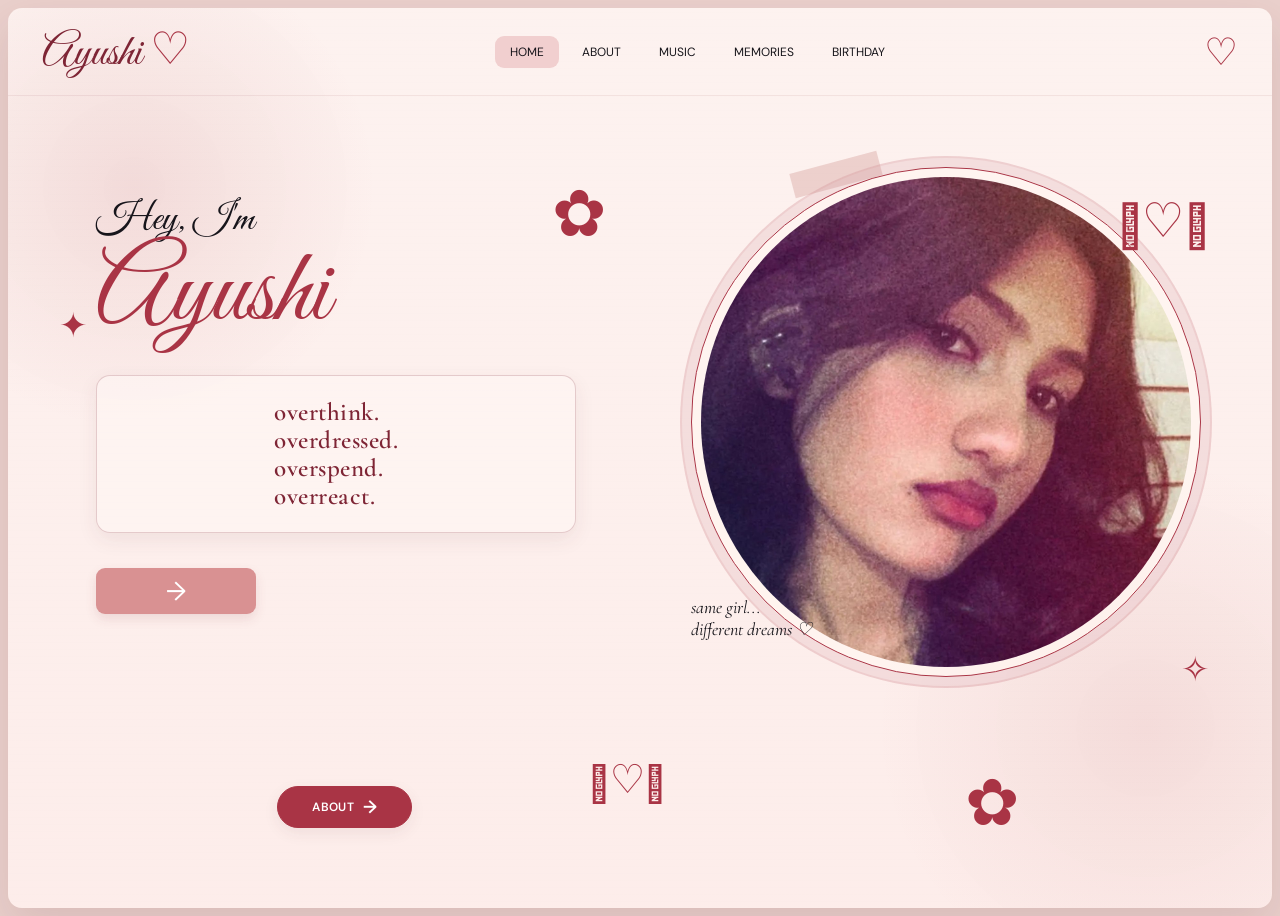
<file: index.html>
<!DOCTYPE html>
<html lang="en">
<head>
  <meta charset="UTF-8">
  <meta name="viewport" content="width=device-width, initial-scale=1.0">
  <title>Ayushi ♡</title>
  <link rel="preconnect" href="https://fonts.googleapis.com">
  <link rel="preconnect" href="https://fonts.gstatic.com" crossorigin>
  <link href="https://fonts.googleapis.com/css2?family=Cormorant+Garamond:wght@500;600;700&family=DM+Sans:wght@400;500;600;700&family=Great+Vibes&display=swap" rel="stylesheet">
  <link rel="stylesheet" href="css/global.css">
  <link rel="stylesheet" href="css/navbar.css">
  <link rel="stylesheet" href="css/home.css">
</head>
<body>
  <div class="page-shell">
    <nav class="navbar">
      <a class="brand" href="index.html">Ayushi <span>♡</span></a>
      <div class="nav-links">
        <a class="active" href="index.html">HOME</a>
        <a href="about.html">ABOUT</a>
        <a href="music.html">MUSIC</a>
        <a href="memories.html">MEMORIES</a>
        <a href="birthday.html">BIRTHDAY</a>
      </div>
      <span class="nav-heart">♡</span>
    </nav>

    <main class="home">
      <section class="hero-copy">
        <p class="script-small">Hey, I'm</p>
        <h1>Ayushi</h1>
        <div class="quote-card personality-lines">
          <p>overthink.<br>overdressed.<br>overspend.<br>overreact.</p>
        </div>
        <a class="arrow-button" href="about.html" aria-label="Go to About Her">→</a>
      </section>

      <section class="hero-photo-frame">
        <div class="tape tape-a"></div>
        <div class="circle-photo">
          <img src="assets/images/ayushi-main.jpg" alt="Ayushi">
        </div>
        <p class="scribble bottom-note">same girl...<br>different dreams ♡</p>
      </section>

      <div class="deco butterfly one">𓆩♡𓆪</div>
      <div class="deco butterfly two">𓆩♡𓆪</div>
      <div class="deco star one">✦</div>
      <div class="deco star two">✧</div>
      <div class="deco flower one">✿</div>
      <div class="deco flower two">✿</div>
    <div class="page-nav">
  <a class="next" href="about.html"><span>ABOUT</span><span class="arrow">→</span></a>
</div>
    </main>
  </div>
  <script src="js/main.js"></script>
</body>
</html>
</file>
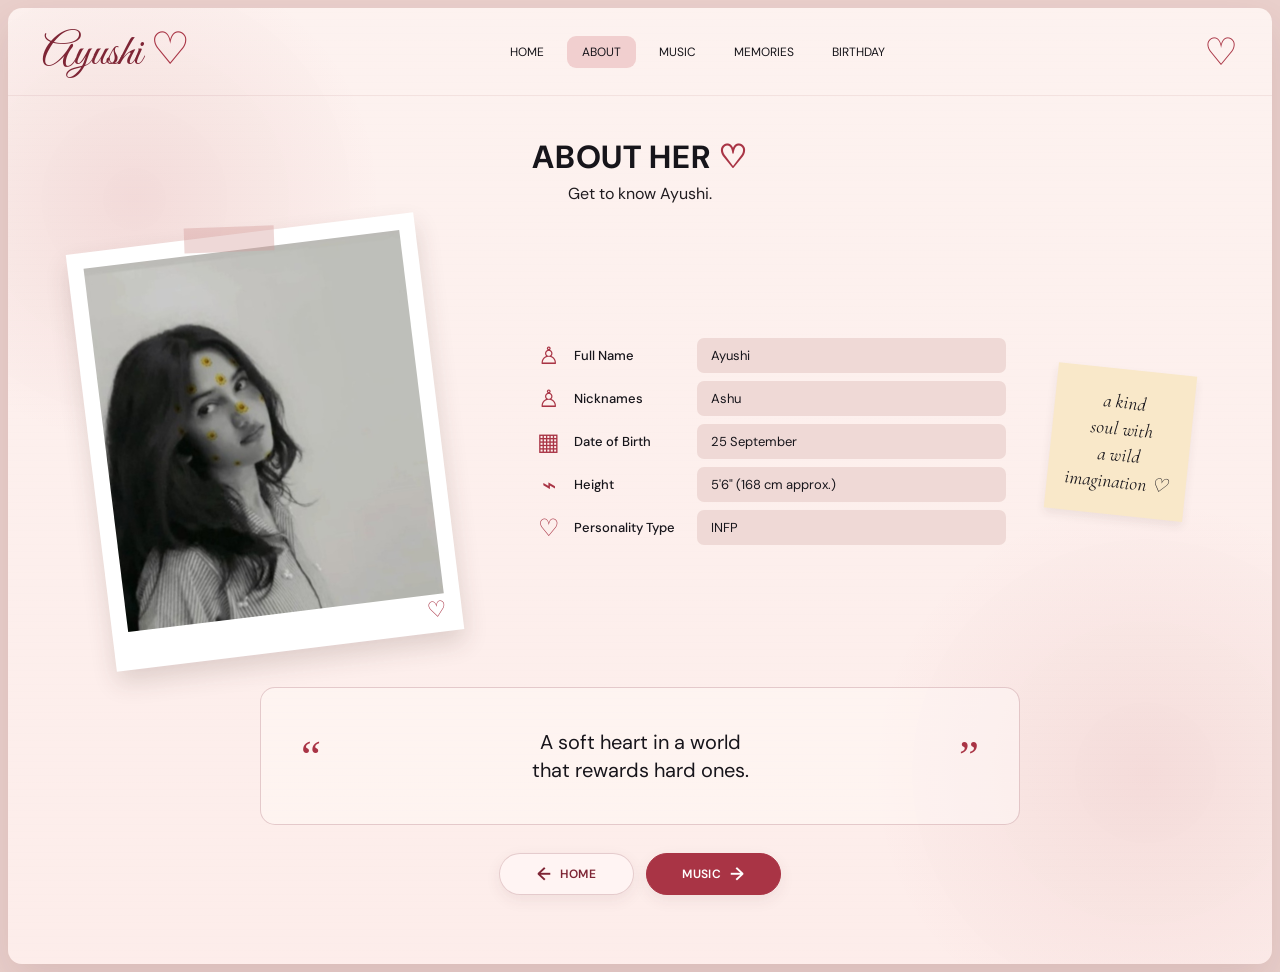
<file: about.html>
<!DOCTYPE html>
<html lang="en">
<head>
  <meta charset="UTF-8">
  <meta name="viewport" content="width=device-width, initial-scale=1.0">
  <title>About Ayushi ♡</title>
  <link rel="preconnect" href="https://fonts.googleapis.com">
  <link rel="preconnect" href="https://fonts.gstatic.com" crossorigin>
  <link href="https://fonts.googleapis.com/css2?family=Cormorant+Garamond:wght@500;600;700&family=DM+Sans:wght@400;500;600;700&family=Great+Vibes&display=swap" rel="stylesheet">
  <link rel="stylesheet" href="css/global.css">
  <link rel="stylesheet" href="css/navbar.css">
  <link rel="stylesheet" href="css/about.css">
</head>
<body>
  <div class="page-shell">
    <nav class="navbar">
      <a class="brand" href="index.html">Ayushi <span>♡</span></a>
      <div class="nav-links">
        <a href="index.html">HOME</a>
        <a class="active" href="about.html">ABOUT</a>
        <a href="music.html">MUSIC</a>
        <a href="memories.html">MEMORIES</a>
        <a href="birthday.html">BIRTHDAY</a>
      </div>
      <span class="nav-heart">♡</span>
    </nav>

    <main class="content-page about-page">
      <header class="section-heading">
        <h1>ABOUT HER <span>♡</span></h1>
        <p>Get to know Ayushi.</p>
      </header>

      <section class="about-grid">
        <div class="polaroid tilted">
          <div class="tape"></div>
          <img src="assets/images/ayushi-polaroid.jpg" alt="Ayushi">
          <span>♡</span>
        </div>

        <div class="details">
          <div class="detail-row"><span class="icon">♙</span><b>Full Name</b><span>Ayushi</span></div>
          <div class="detail-row"><span class="icon">♙</span><b>Nicknames</b><span>Ashu</span></div>
          <div class="detail-row"><span class="icon">▦</span><b>Date of Birth</b><span>25 September</span></div>
          <div class="detail-row"><span class="icon">⌁</span><b>Height</b><span>5'6" (168 cm approx.)</span></div>
          <div class="detail-row"><span class="icon">♡</span><b>Personality Type</b><span>INFP</span></div>
        </div>

        <aside class="about-note">a kind<br>soul with<br>a wild<br>imagination ♡</aside>
      </section>

      <div class="large-quote">
        <span>“</span>
        <p>A soft heart in a world<br>that rewards hard ones.</p>
        <span>”</span>
      </div>
    <div class="page-nav">
  <a href="index.html"><span class="arrow">←</span><span>HOME</span></a>
  <a class="next" href="music.html"><span>MUSIC</span><span class="arrow">→</span></a>
</div>
    </main>
  </div>
</body>
</html>
</file>
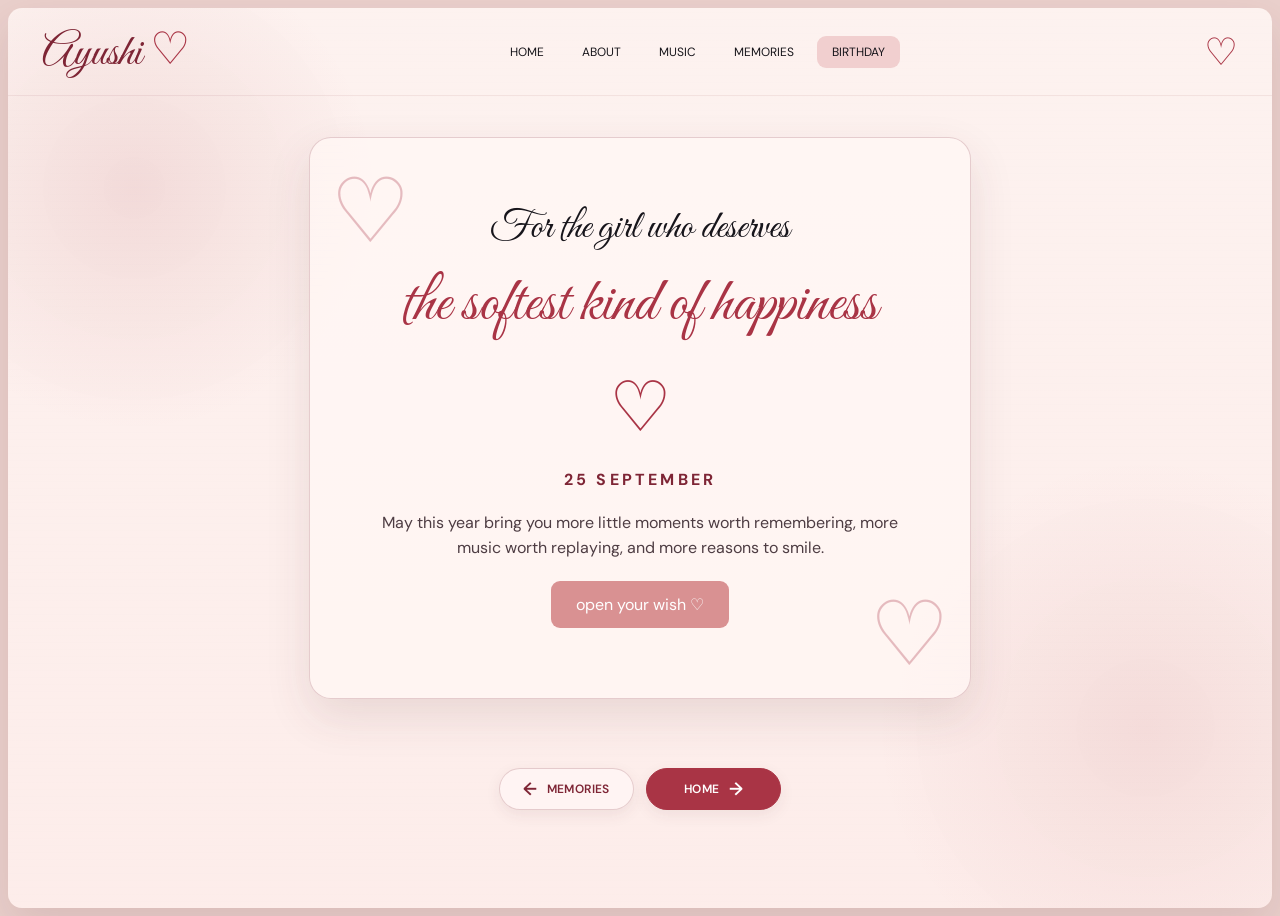
<file: birthday.html>
<!DOCTYPE html>
<html lang="en">
<head>
  <meta charset="UTF-8">
  <meta name="viewport" content="width=device-width, initial-scale=1.0">
  <title>Birthday ♡</title>
  <link rel="preconnect" href="https://fonts.googleapis.com">
  <link rel="preconnect" href="https://fonts.gstatic.com" crossorigin>
  <link href="https://fonts.googleapis.com/css2?family=Cormorant+Garamond:wght@500;600;700&family=DM+Sans:wght@400;500;600;700&family=Great+Vibes&display=swap" rel="stylesheet">
  <link rel="stylesheet" href="css/global.css">
  <link rel="stylesheet" href="css/navbar.css">
  <link rel="stylesheet" href="css/birthday.css">
</head>
<body>
  <div class="page-shell">
    <nav class="navbar">
      <a class="brand" href="index.html">Ayushi <span>♡</span></a>
      <div class="nav-links">
        <a href="index.html">HOME</a>
        <a href="about.html">ABOUT</a>
        <a href="music.html">MUSIC</a>
        <a href="memories.html">MEMORIES</a>
        <a class="active" href="birthday.html">BIRTHDAY</a>
      </div>
      <span class="nav-heart">♡</span>
    </nav>

    <main class="birthday-page">
      <div class="birthday-card">
        <p class="script-small">For the girl who deserves</p>
        <h1>the softest kind of happiness</h1>
        <div class="cake">♡</div>
        <p class="birthday-date">25 SEPTEMBER</p>
        <p class="birthday-message">May this year bring you more little moments worth remembering, more music worth replaying, and more reasons to smile.</p>
        <button id="wishButton" class="wish-button">open your wish ♡</button>
        <p id="hiddenWish" class="hidden-wish">Happy Birthday, Ayushi. ♡</p>
      </div>
    <div class="page-nav">
  <a href="memories.html"><span class="arrow">←</span><span>MEMORIES</span></a>
  <a class="next" href="index.html"><span>HOME</span><span class="arrow">→</span></a>
</div>
    </main>
  </div>
  <script src="js/main.js"></script>
  <script src="js/birthday.js"></script>
</body>
</html>
</file>
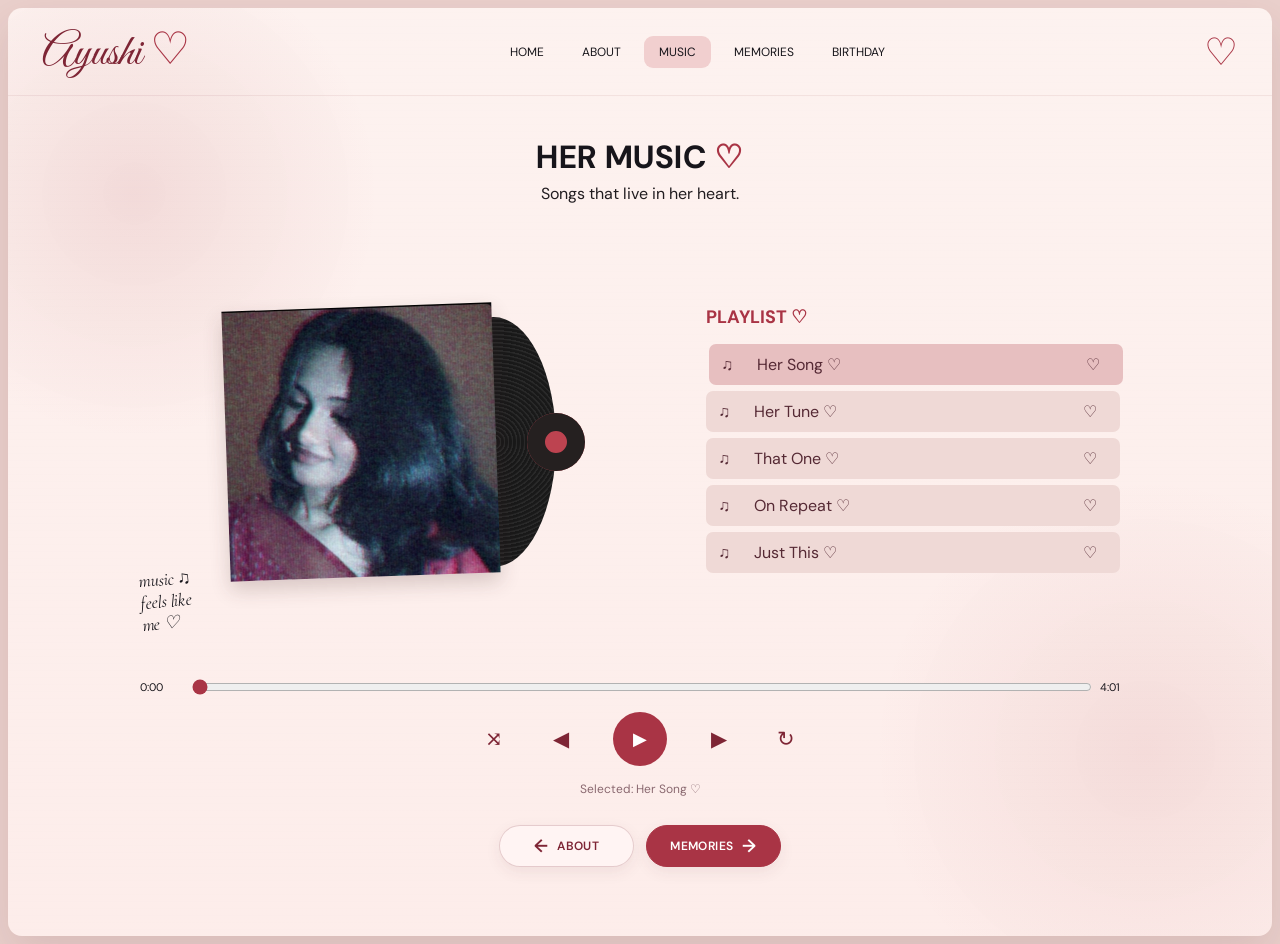
<file: music.html>
<!DOCTYPE html>
<html lang="en">
<head>
  <meta charset="UTF-8">
  <meta name="viewport" content="width=device-width, initial-scale=1.0">
  <title>Her Music ♡</title>
  <link rel="preconnect" href="https://fonts.googleapis.com">
  <link rel="preconnect" href="https://fonts.gstatic.com" crossorigin>
  <link href="https://fonts.googleapis.com/css2?family=Cormorant+Garamond:wght@500;600;700&family=DM+Sans:wght@400;500;600;700&family=Great+Vibes&display=swap" rel="stylesheet">
  <link rel="stylesheet" href="css/global.css">
  <link rel="stylesheet" href="css/navbar.css">
  <link rel="stylesheet" href="css/music.css">
</head>
<body>
  <div class="page-shell">
    <nav class="navbar">
      <a class="brand" href="index.html">Ayushi <span>♡</span></a>
      <div class="nav-links">
        <a href="index.html">HOME</a>
        <a href="about.html">ABOUT</a>
        <a class="active" href="music.html">MUSIC</a>
        <a href="memories.html">MEMORIES</a>
        <a href="birthday.html">BIRTHDAY</a>
      </div>
      <span class="nav-heart">♡</span>
    </nav>

    <main class="content-page music-page">
      <header class="section-heading">
        <h1>HER MUSIC <span>♡</span></h1>
        <p>Songs that live in her heart.</p>
      </header>

      <section class="player-layout">
        <div class="record-area">
          <div class="album-wrap">
            <img id="albumCover" src="assets/images/music-cover.jpg" alt="Music cover">
            <div class="record"></div>
          </div>
          <p class="music-note">music ♫<br>feels like<br>me ♡</p>
        </div>

        <div class="playlist-panel">
          <h2>PLAYLIST <span>♡</span></h2>
          <div id="playlist" class="playlist">
            <button class="track active" data-index="0"><span>♫</span><span>Her Song ♡</span><span>♡</span></button>
            <button class="track" data-index="1"><span>♫</span><span>Her Tune ♡</span><span>♡</span></button>
            <button class="track" data-index="2"><span>♫</span><span>That One ♡</span><span>♡</span></button>
            <button class="track" data-index="3"><span>♫</span><span>On Repeat ♡</span><span>♡</span></button>
            <button class="track" data-index="4"><span>♫</span><span>Just This ♡</span><span>♡</span></button>
          </div>
        </div>
      </section>

      <section class="player-controls">
        <div class="progress-wrap">
          <span id="currentTime">0:00</span>
          <input id="progress" type="range" min="0" max="100" value="0" aria-label="Song progress">
          <span id="duration">0:00</span>
        </div>
        <div class="controls">
          <button id="shuffle" aria-label="Shuffle">⤨</button>
          <button id="prev" aria-label="Previous">◀</button>
          <button id="play" class="play-btn" aria-label="Play">▶</button>
          <button id="next" aria-label="Next">▶</button>
          <button id="repeat" aria-label="Repeat">↻</button>
        </div>
        <p id="playerStatus" class="player-status">Add your 5 MP3 files to assets/music/ to start listening.</p>
      </section>
    <div class="page-nav">
  <a href="about.html"><span class="arrow">←</span><span>ABOUT</span></a>
  <a class="next" href="memories.html"><span>MEMORIES</span><span class="arrow">→</span></a>
</div>
    </main>
  </div>

  <audio id="audio" preload="metadata"></audio>
  <script src="js/main.js"></script>
  <script src="js/music.js"></script>
</body>
</html>
</file>
<file: css/global.css>
*{box-sizing:border-box}
:root{
  --paper:#faece9;--paper2:#f6dedb;--rose:#a93445;--rose-dark:#7e2535;
  --ink:#17151b;--muted:#6c5960;--line:rgba(126,37,53,.18);
  --shadow:0 18px 45px rgba(94,42,50,.12);
}
html{scroll-behavior:smooth}
body{margin:0;min-height:100vh;background:#ead0cc;color:var(--ink);font-family:"DM Sans",sans-serif}
body:before{content:"";position:fixed;inset:0;pointer-events:none;opacity:.28;background-image:radial-gradient(rgba(130,65,65,.25) .7px,transparent .7px);background-size:8px 8px}
button,a{font:inherit}
button{cursor:pointer}
a{text-decoration:none;color:inherit}
.page-shell{position:relative;min-height:100vh;margin:8px;border-radius:14px;overflow:hidden;background:
linear-gradient(rgba(255,247,244,.87),rgba(255,241,238,.87)),
repeating-linear-gradient(0deg,transparent 0 5px,rgba(130,80,80,.025) 6px 7px);
box-shadow:var(--shadow)}
.page-shell:after{content:"";position:absolute;inset:0;pointer-events:none;background:
radial-gradient(circle at 10% 20%,rgba(169,52,69,.12),transparent 18%),
radial-gradient(circle at 90% 80%,rgba(169,52,69,.10),transparent 20%)}
.content-page,.home,.birthday-page{position:relative;z-index:1;max-width:1420px;margin:auto;padding:28px 48px 55px}
.section-heading{text-align:center;margin:12px 0 28px}
.section-heading h1{margin:0;font-size:32px;letter-spacing:.02em}
.section-heading h1 span{color:var(--rose)}
.section-heading p{margin:5px 0;color:#211c20}
.script-small{font-family:"Great Vibes",cursive;font-size:40px;line-height:1;margin:0}
.scribble{font-family:"Cormorant Garamond",serif;font-style:italic}
.tape{position:absolute;width:90px;height:25px;background:rgba(210,152,151,.38);transform:rotate(-8deg);z-index:3}
@media(max-width:800px){
  .content-page,.home,.birthday-page{padding:20px 18px 40px}
  .page-shell{margin:4px}
}
</file>
<file: css/navbar.css>
.navbar{position:relative;z-index:5;height:88px;display:flex;align-items:center;gap:25px;padding:8px 34px;border-bottom:1px solid rgba(126,37,53,.08)}
.brand{font-family:"Great Vibes",cursive;color:var(--rose-dark);font-size:45px;line-height:1;white-space:nowrap}
.brand span,.nav-heart{color:var(--rose);font-family:serif}
.nav-links{display:flex;align-items:center;justify-content:center;gap:8px;flex:1}
.nav-links a{font-size:12px;padding:8px 15px;border-radius:9px;transition:.2s}
.nav-links a:hover,.nav-links a.active{background:#f1cfcf}
.nav-heart{font-size:38px}
@media(max-width:800px){
 .navbar{height:auto;min-height:76px;padding:12px 14px;gap:10px;flex-wrap:wrap}
 .brand{font-size:36px}.nav-heart{display:none}.nav-links{order:3;width:100%;overflow-x:auto;justify-content:flex-start}
 .nav-links a{font-size:10px;padding:7px 10px;white-space:nowrap}
}

/* Page-to-page navigation */
.page-nav{
  position:relative;
  z-index:4;
  display:flex;
  justify-content:center;
  align-items:center;
  gap:12px;
  margin:18px auto 4px;
  padding:10px 14px;
}
.page-nav a{
  display:flex;
  align-items:center;
  justify-content:center;
  gap:9px;
  min-width:135px;
  padding:12px 20px;
  border:1px solid rgba(126,37,53,.20);
  border-radius:999px;
  background:rgba(255,247,245,.78);
  color:#7e2535;
  font-size:12px;
  font-weight:600;
  letter-spacing:.03em;
  box-shadow:0 5px 15px rgba(90,40,50,.08);
  transition:transform .2s ease, background .2s ease, box-shadow .2s ease;
}
.page-nav a:hover{
  transform:translateY(-2px);
  background:#f1cfcf;
  box-shadow:0 8px 18px rgba(90,40,50,.12);
}
.page-nav .next{
  background:#a93445;
  color:#fff;
  border-color:#a93445;
}
.page-nav .next:hover{background:#8f2d3d}
.page-nav .arrow{font-size:18px;line-height:0}
@media(max-width:520px){
  .page-nav{gap:8px;padding:8px 4px}
  .page-nav a{min-width:0;flex:1;padding:11px 10px;font-size:10px}
}
</file>
<file: css/home.css>
.home{min-height:calc(100vh - 96px);display:grid;grid-template-columns:1.02fr .98fr;align-items:center;gap:35px;overflow:hidden}
.hero-copy{padding:10px 5% 40px 7%;position:relative}
.hero-copy h1{font-family:"Great Vibes",cursive;color:var(--rose);font-size:105px;font-weight:400;line-height:.95;margin:6px 0 30px}
.quote-card{position:relative;display:flex;align-items:center;justify-content:center;gap:10px;max-width:480px;padding:24px 30px;border:1px solid rgba(126,37,53,.2);border-radius:14px;background:rgba(255,247,245,.58);box-shadow:0 7px 20px rgba(90,40,50,.08)}
.quote-card p{font-size:20px;line-height:1.35;margin:0;text-align:center}
.quote-mark{font-family:Georgia;font-size:45px;color:var(--rose)}
.quote-mark.end{align-self:flex-end}
.arrow-button{display:grid;place-items:center;width:160px;height:46px;margin:35px 0 0;background:#d99192;color:white;border-radius:9px;font-size:26px;box-shadow:0 5px 12px rgba(130,45,60,.12)}
.hero-photo-frame{position:relative;display:grid;place-items:center;min-height:590px}
.circle-photo{width:min(510px,42vw);height:min(510px,42vw);border-radius:50%;padding:9px;background:rgba(255,245,242,.72);border:1px solid var(--rose);box-shadow:0 0 0 9px rgba(255,255,255,.3),0 0 0 11px rgba(169,52,69,.18);overflow:hidden}
.circle-photo img{width:100%;height:100%;object-fit:cover;border-radius:50%}
.tape-a{top:6%;left:22%;transform:rotate(-15deg)}
.bottom-note{position:absolute;bottom:10%;left:4%;font-size:18px}
.deco{position:absolute;color:var(--rose);font-family:"Cormorant Garamond",serif}
.butterfly{font-size:48px}.butterfly.one{top:12%;right:5%}.butterfly.two{bottom:12%;left:46%;font-size:40px}
.star{font-size:34px}.star.one{top:26%;left:4%}.star.two{bottom:26%;right:5%}
.flower{font-size:65px}.flower.one{bottom:7%;right:20%}.flower.two{top:10%;left:43%}
@media(max-width:900px){
 .home{grid-template-columns:1fr;text-align:center}.hero-copy{padding:25px 5%;order:2}.hero-photo-frame{min-height:auto;order:1}.circle-photo{width:min(480px,75vw);height:min(480px,75vw)}
 .quote-card{margin:auto}.arrow-button{margin:25px auto}.bottom-note{display:none}
}
@media(max-width:520px){.hero-copy h1{font-size:76px}.quote-card p{font-size:16px}.flower{display:none}}

.personality-lines{justify-content:center;padding:22px 38px}
.personality-lines p{
  margin:0;
  text-align:left;
  font-family:"Cormorant Garamond",serif;
  font-size:25px;
  line-height:1.12;
  font-weight:600;
  letter-spacing:.02em;
  color:#7e2535;
}
@media(max-width:520px){
  .personality-lines p{font-size:21px}
}
</file>
<file: css/about.css>
.about-page{min-height:calc(100vh - 96px)}
.about-grid{display:grid;grid-template-columns:1fr 1.2fr .35fr;align-items:center;gap:45px;max-width:1100px;margin:25px auto 35px}
.polaroid{position:relative;background:#fff;padding:16px 16px 38px;box-shadow:0 12px 25px rgba(70,40,40,.16);transform:rotate(-7deg);width:min(350px,100%)}
.polaroid img{display:block;width:100%;aspect-ratio:1/1.15;object-fit:cover}
.polaroid span{position:absolute;bottom:8px;right:15px;color:var(--rose);font-size:22px}
.polaroid .tape{top:-8px;left:34%;transform:rotate(5deg)}
.details{display:flex;flex-direction:column;gap:8px}
.detail-row{display:grid;grid-template-columns:35px 115px 1fr;align-items:center;gap:8px}
.detail-row .icon{color:var(--rose);font-size:24px;text-align:center}
.detail-row b{font-size:13px;font-weight:500}
.detail-row>span:last-child{background:#efd9d6;padding:9px 14px;border-radius:7px;font-size:13px}
.about-note{font-family:"Cormorant Garamond",serif;font-style:italic;font-size:19px;line-height:1.4;text-align:center;transform:rotate(6deg);background:#f9e8c9;padding:20px 12px;box-shadow:0 5px 10px rgba(70,40,40,.08)}
.large-quote{max-width:760px;margin:auto;border:1px solid rgba(126,37,53,.2);border-radius:15px;padding:20px 40px;display:flex;justify-content:space-between;align-items:center;background:rgba(255,247,245,.58);font-size:20px}
.large-quote p{text-align:center;line-height:1.4}.large-quote span{font:45px Georgia;color:var(--rose)}
@media(max-width:900px){.about-grid{grid-template-columns:1fr;justify-items:center;gap:30px}.details{width:100%;max-width:620px}.about-note{max-width:220px}.large-quote{font-size:17px}}
@media(max-width:550px){.detail-row{grid-template-columns:28px 90px 1fr}.detail-row>span:last-child{font-size:11px}.large-quote{padding:15px}}
</file>
<file: css/birthday.css>
.birthday-page{min-height:calc(100vh - 96px);display:grid;place-items:center;padding-top:20px}
.birthday-card{position:relative;text-align:center;max-width:720px;padding:70px 50px;border:1px solid rgba(126,37,53,.2);border-radius:22px;background:rgba(255,247,245,.72);box-shadow:var(--shadow);overflow:hidden}
.birthday-card:before,.birthday-card:after{content:"♡";position:absolute;color:rgba(169,52,69,.3);font-size:90px}.birthday-card:before{left:20px;top:15px}.birthday-card:after{right:20px;bottom:5px}
.birthday-card h1{font-family:"Great Vibes",cursive;color:var(--rose);font-size:62px;font-weight:400;margin:18px 0}
.cake{font-size:70px;color:var(--rose)}
.birthday-date{letter-spacing:.2em;font-weight:700;color:var(--rose-dark)}
.birthday-message{max-width:560px;margin:20px auto;line-height:1.6;color:#4e3d43}
.wish-button{border:0;border-radius:9px;background:#d99192;color:#fff;padding:13px 25px}
.hidden-wish{font-family:"Great Vibes",cursive;color:var(--rose);font-size:35px;opacity:0;max-height:0;transition:.4s;margin:0}
.hidden-wish.show{opacity:1;max-height:100px;margin-top:25px}
@media(max-width:600px){.birthday-card{padding:55px 25px}.birthday-card h1{font-size:48px}.birthday-card:before,.birthday-card:after{font-size:55px}}
</file>
<file: css/music.css>
.music-page{min-height:calc(100vh - 96px)}
.player-layout{display:grid;grid-template-columns:1.05fr .95fr;gap:45px;max-width:1000px;margin:15px auto 25px;align-items:center}
.record-area{position:relative;display:grid;place-items:center;min-height:420px}
.album-wrap{position:relative;width:330px;height:280px;display:flex;align-items:center}
.album-wrap img{position:relative;z-index:2;width:270px;height:270px;object-fit:cover;box-shadow:0 9px 20px rgba(70,35,40,.2);transform:rotate(-2deg)}
.record{width:250px;height:250px;border-radius:50%;background:repeating-radial-gradient(circle,#191919 0 2px,#292929 3px 4px);margin-left:-65px;position:relative}
.record:after{content:"";position:absolute;width:58px;height:58px;border-radius:50%;background:#bd4350;left:96px;top:96px;box-shadow:inset 0 0 0 18px #252020}
.music-note{position:absolute;bottom:0;left:0;font-family:"Cormorant Garamond",serif;font-style:italic;font-size:18px;transform:rotate(-5deg)}
.playlist-panel{padding:20px}
.playlist-panel h2{color:var(--rose);font-size:18px;margin:0 0 15px}
.track{width:100%;border:0;background:#efd9d6;border-radius:7px;margin:6px 0;padding:10px 12px;display:grid;grid-template-columns:28px 1fr 25px;gap:8px;text-align:left;color:#552934;transition:.2s}
.track.active,.track:hover{background:#e7bfc0;transform:translateX(3px)}
.player-controls{max-width:1000px;margin:auto}
.progress-wrap{display:grid;grid-template-columns:40px 1fr 40px;gap:10px;align-items:center;font-size:11px}
#progress{width:100%;accent-color:var(--rose)}
.controls{display:flex;justify-content:center;align-items:center;gap:38px;margin:15px 0}
.controls button{border:0;background:none;color:var(--rose-dark);font-size:21px}
.controls .play-btn{width:54px;height:54px;border-radius:50%;background:var(--rose);color:#fff;font-size:18px}
.player-status{text-align:center;color:#8a6870;font-size:12px}
@media(max-width:800px){.player-layout{grid-template-columns:1fr;gap:10px}.record-area{min-height:330px}.album-wrap{transform:scale(.85)}}
</file>
